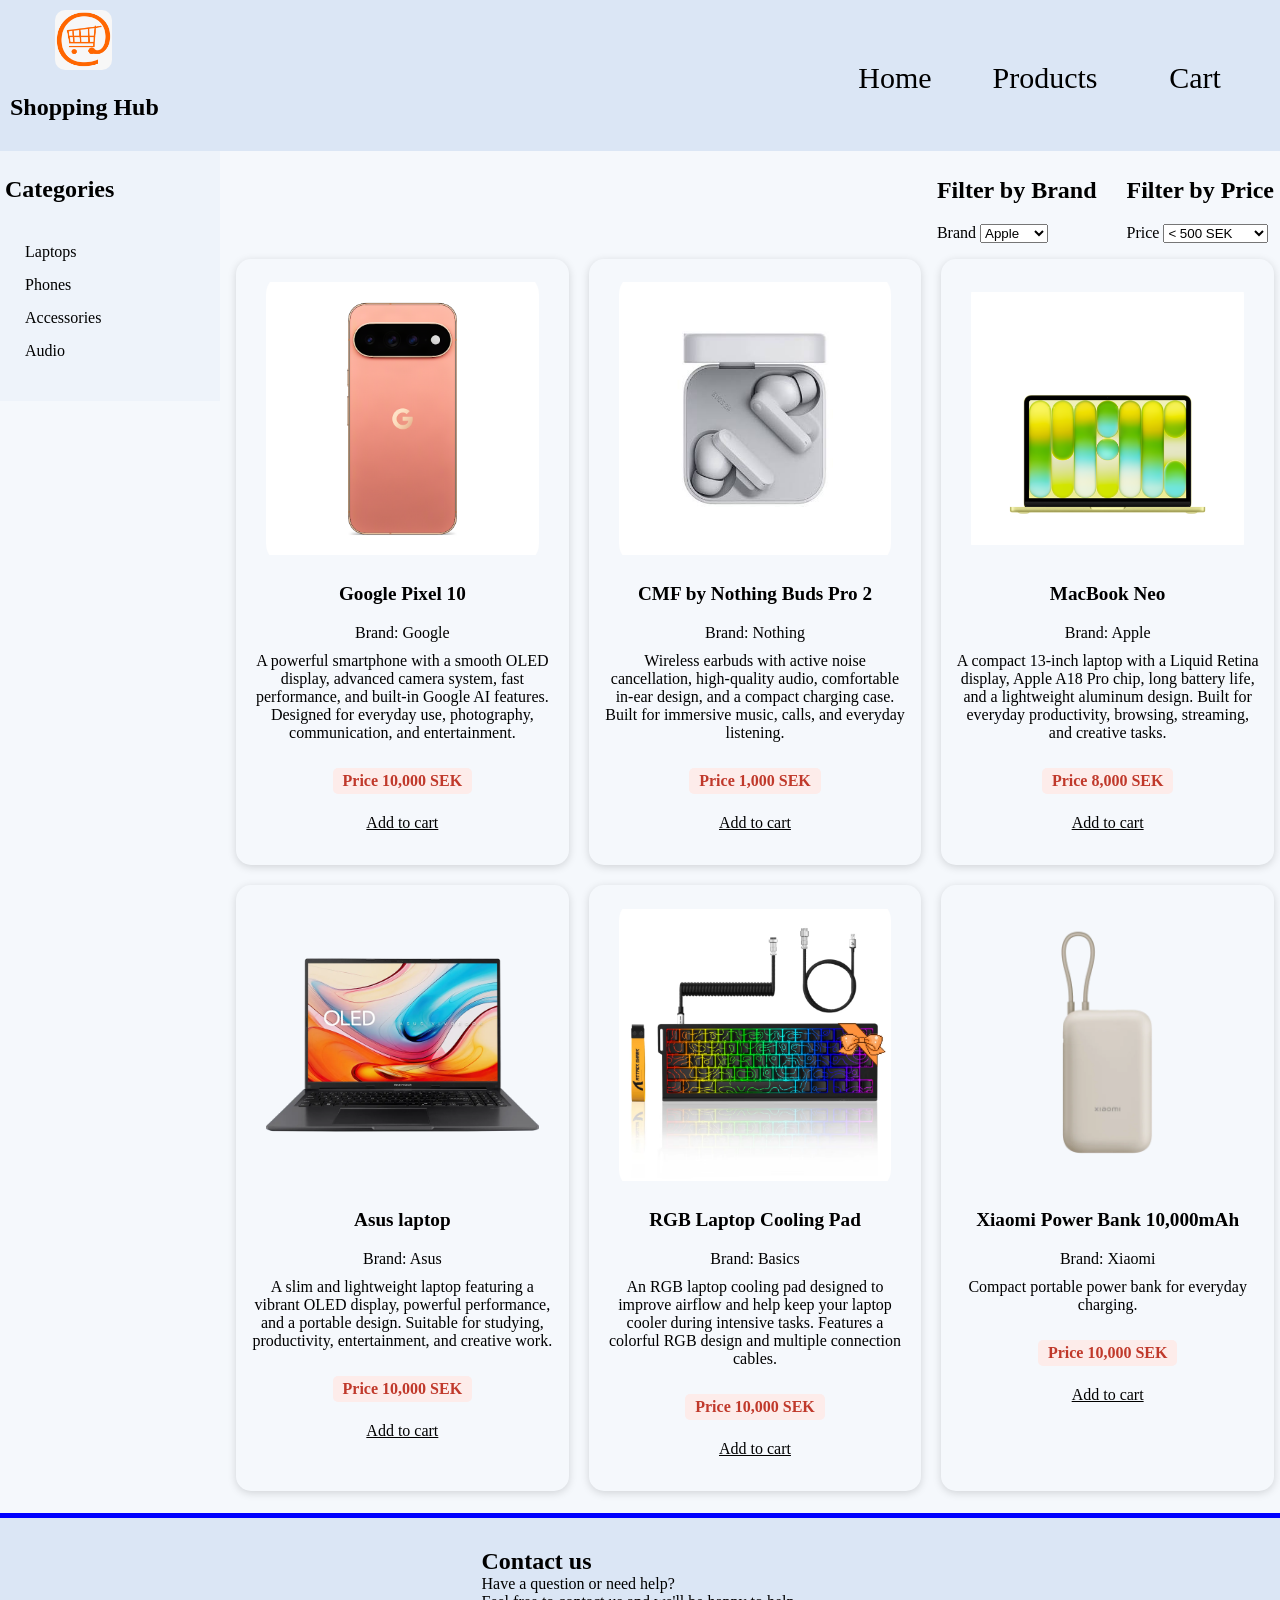
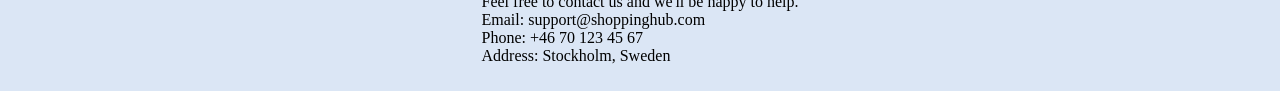
<file: index.html>
<!doctype html>
<html lang="en">
  <head>
    <meta charset="UTF-8" />
    <meta name="viewport" content="width=device-width, initial-scale=1.0" />
    <title>Shopping Hub</title>
    <meta name="author" content="Pranav Joshi" />
    <link rel="stylesheet" href="styles.css" />
  </head>
  <body>
    <header>
      <div class="nav-bar">
        <div class="logo">
          <article>
            <img src="images/logo.png" alt="logo" />
            <h1>Shopping Hub</h1>
          </article>
        </div>
        <div class="choices">
          <nav>
            <a href="index.html"><span>Home</span></a>
            <a href="#products"><span>Products</span></a>
            <a href="cart.html"><span>Cart</span></a>
          </nav>
        </div>
      </div>
    </header>
    <main>
      <div class="home-window">
        <section class="side-bar">
          <h2>Categories</h2>
          <ul class="categories-selection">
            <li>Laptops</li>
            <li>Phones</li>
            <li>Accessories</li>
            <li>Audio</li>
          </ul>
        </section>
        <div class="main-content">
          <!-- filter sections -->
          <div class="filter-section">
            <section class="filter-brand">
              <h2 class="filter">Filter by Brand</h2>
              <div class="filter-choice">
                <label for="brand">Brand</label>
                <select id="brand">
                  <option>Apple</option>
                  <option>Asus</option>
                  <option>Basics</option>
                  <option>Google</option>
                  <option>Nothing</option>
                  <option>Xiaomi</option>
                </select>
              </div>
            </section>
            <section class="filter-price">
              <h2 class="filter">Filter by Price</h2>
              <div class="filter-choice">
                <label for="price">Price</label>
                <select name="price" id="price">
                  <option value="500">&lt; 500 SEK</option>
                  <option value="5000">&lt; 5,000 SEK</option>
                  <option value="15000">&lt; 15,000 SEK</option>
                </select>
              </div>
            </section>
          </div>

          <!-- products section -->
          <section id="products">
            <ul class="products">
              <li>
                <article class="item">
                  <img
                    src="images/google pixel.jpeg"
                    alt="Google Pixel 10"
                    class="product-image"
                  />
                  <p class="product-name">Google Pixel 10</p>
                  <p class="product-brand">Brand: Google</p>
                  <p class="product-description">
                    A powerful smartphone with a smooth OLED display, advanced
                    camera system, fast performance, and built-in Google AI
                    features. Designed for everyday use, photography,
                    communication, and entertainment.
                  </p>
                  <p class="product-price">Price 10,000 SEK</p>
                  <a href="cart.html" class="add-to-cart">Add to cart</a>
                </article>
              </li>

              <li>
                <article class="item">
                  <img
                    src="images/images.jpg"
                    alt="CMF by Nothing Buds Pro 2"
                    class="product-image"
                  />
                  <p class="product-name">CMF by Nothing Buds Pro 2</p>
                  <p class="product-brand">Brand: Nothing</p>
                  <p class="product-description">
                    Wireless earbuds with active noise cancellation,
                    high-quality audio, comfortable in-ear design, and a compact
                    charging case. Built for immersive music, calls, and
                    everyday listening.
                  </p>
                  <p class="product-price">Price 1,000 SEK</p>
                  <a href="cart.html" class="add-to-cart">Add to cart</a>
                </article>
              </li>

              <li>
                <article class="item">
                  <img
                    src="images/mac neo.png"
                    alt="MacBook Neo"
                    class="product-image"
                  />
                  <p class="product-name">MacBook Neo</p>
                  <p class="product-brand">Brand: Apple</p>
                  <p class="product-description">
                    A compact 13-inch laptop with a Liquid Retina display, Apple
                    A18 Pro chip, long battery life, and a lightweight aluminum
                    design. Built for everyday productivity, browsing,
                    streaming, and creative tasks.
                  </p>
                  <p class="product-price">Price 8,000 SEK</p>
                  <a href="cart.html" class="add-to-cart">Add to cart</a>
                </article>
              </li>

              <li>
                <article class="item">
                  <img
                    src="images/asus-lap.jpeg"
                    alt="asus laptop display"
                    class="product-image"
                  />
                  <p class="product-name">Asus laptop</p>
                  <p class="product-brand">Brand: Asus</p>
                  <p class="product-description">
                    A slim and lightweight laptop featuring a vibrant OLED
                    display, powerful performance, and a portable design.
                    Suitable for studying, productivity, entertainment, and
                    creative work.
                  </p>
                  <p class="product-price">Price 10,000 SEK</p>
                  <a href="cart.html" class="add-to-cart">Add to cart</a>
                </article>
              </li>

              <li>
                <article class="item">
                  <img
                    src="images/keyboard.jpeg"
                    alt="RGB laptop cooling pad"
                    class="product-image"
                  />
                  <p class="product-name">RGB Laptop Cooling Pad</p>
                  <p class="product-brand">Brand: Basics</p>
                  <p class="product-description">
                    An RGB laptop cooling pad designed to improve airflow and
                    help keep your laptop cooler during intensive tasks.
                    Features a colorful RGB design and multiple connection
                    cables.
                  </p>
                  <p class="product-price">Price 10,000 SEK</p>
                  <a href="cart.html" class="add-to-cart">Add to cart</a>
                </article>
              </li>

              <li>
                <article class="item">
                  <img
                    src="images/power-bank.jpeg"
                    alt="Xiaomi 10,000mAh power bank"
                    class="product-image"
                  />
                  <p class="product-name">Xiaomi Power Bank 10,000mAh</p>
                  <p class="product-brand">Brand: Xiaomi</p>
                  <p class="product-description">
                    Compact portable power bank for everyday charging.
                  </p>
                  <p class="product-price">Price 10,000 SEK</p>
                  <a href="cart.html" class="add-to-cart">Add to cart</a>
                </article>
              </li>
            </ul>
          </section>
        </div>
      </div>
    </main>
    <footer class="footer">
      <article class="contact-us">
        <h2>Contact us</h2>
        <p>
          Have a question or need help?<br />
          Feel free to contact us and we'll be happy to help.<br />
          Email: support@shoppinghub.com <br />
          Phone: +46 70 123 45 67<br />
          Address: Stockholm, Sweden
        </p>
      </article>
    </footer>
  </body>
</html>
</file>
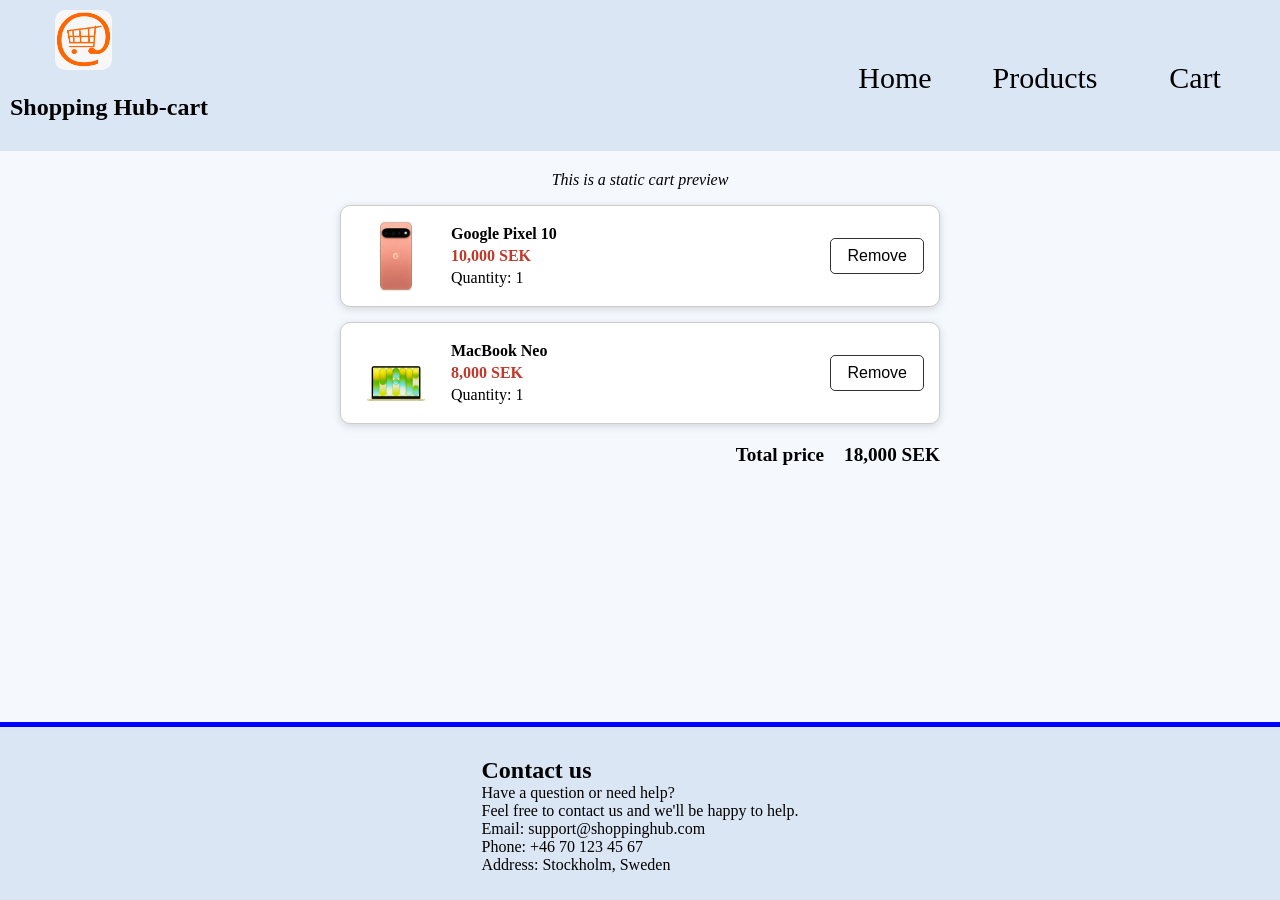
<file: cart.html>
<!doctype html>
<html lang="en">
  <head>
    <meta charset="UTF-8" />
    <meta name="viewport" content="width=device-width, initial-scale=1.0" />
    <title>Shopping Cart</title>
    <meta name="author" content="Pranav Joshi" />
    <link rel="stylesheet" href="styles.css" />
  </head>
  <body>
    <header>
      <div class="nav-bar">
        <div class="logo">
          <article>
            <img src="images/logo.png" alt="logo" />
            <h1>Shopping Hub-cart</h1>
          </article>
        </div>
        <div class="choices">
          <nav>
            <a href="index.html"><span>Home</span></a>
            <a href="index.html#products"><span>Products</span></a>
            <a href="cart.html"><span>Cart</span></a>
          </nav>
        </div>
      </div>
    </header>
    <main>
      <div class="home-window cart-page">
        <div class="main-content-cart">
          <p class="cart-note">This is a static cart preview</p>
          <section>
            <div class="cart-product-section">
              <article class="cart-row">
                <section class="cart-product">
                  <img
                    src="images/google pixel.jpeg"
                    alt="Google Pixel 10"
                    class="cart-product-image"
                  />
                  <div class="cart-product-detail">
                    <p class="cart-product-name">Google Pixel 10</p>
                    <p class="cart-product-price">10,000 SEK</p>
                    <p class="cart-product-quantity">Quantity: 1</p>
                  </div>
                </section>
                <section class="cart-remove-button">
                  <button>Remove</button>
                </section>
              </article>
              <article class="cart-row">
                <section class="cart-product">
                  <img
                    src="images/mac neo.png"
                    alt="MacBook Neo"
                    class="cart-product-image"
                  />
                  <div class="cart-product-detail">
                    <p class="cart-product-name">MacBook Neo</p>
                    <p class="cart-product-price">8,000 SEK</p>
                    <p class="cart-product-quantity">Quantity: 1</p>
                  </div>
                </section>
                <section class="cart-remove-button">
                  <button>Remove</button>
                </section>
              </article>
            </div>
          </section>
          <section class="total-price-section">
            <div class="total-price">
              <p>Total price</p>
              <p>18,000 SEK</p>
            </div>
          </section>
        </div>
      </div>
    </main>
    <footer class="footer">
      <article class="contact-us">
        <h2>Contact us</h2>
        <p>
          Have a question or need help?<br />
          Feel free to contact us and we'll be happy to help.<br />
          Email: support@shoppinghub.com <br />
          Phone: +46 70 123 45 67<br />
          Address: Stockholm, Sweden
        </p>
      </article>
    </footer>
  </body>
</html>
</file>
<file: styles.css>
/* =========================
   BODY / MAIN STRUCTURE
========================= */

/* GRID #1: splits the whole page into header / main / footer */
body {
  margin: 0;
  min-height: 100vh;
  display: grid;
  grid-template-rows: auto 1fr auto; /* header = its height, main = leftover space, footer = its height */
  background-color: #f5f8fc;
}

/* GRID #2: splits the main area into sidebar + content */
.home-window {
  display: grid;
  grid-template-columns: 220px 1fr; /* fixed sidebar, content takes the rest */
  align-items: start;
}

/* =========================
   NAV BAR
========================= */

header {
  background-color: #dbe6f5;
}

.nav-bar {
  display: flex;
  justify-content: space-between;
  align-items: center;
  padding: 10px;
}

.nav-bar span {
  display: inline-block;
  transition: transform 0.3s;
}

nav a {
  text-decoration: none;
}

/* =========================
   SIDE BAR
========================= */

.side-bar {
  display: flex;
  flex-direction: column;
  padding: 5px;
  background-color: #eef3fa;
}
.categories-selection {
  display: flex;
  flex-direction: column;
  gap: 15px;
  padding: 20px;
  margin-top: 0px;
  list-style: none;
}
.categories-selection li {
  padding: 0px;
  transition: 0.3s;
}

/* =========================
   LOGO
========================= */

.logo img {
  height: 60px;
  border-radius: 10px;
  transition: 0.3s;
  margin-left: 45px;
}

.logo {
  display: flex;
  flex-direction: column;
  width: auto;
}

/* =========================
   MAIN CONTENT
========================= */

.main-content {
  min-width: 0;
  padding: 6px;
}

/* GRID #3: brand and price filter sections side by side */
.filter-section {
  display: grid;
  grid-template-columns: repeat(2, max-content);
  gap: 30px;
  justify-content: end;
}

/* =========================
   PRODUCTS
========================= */

/* GRID #4: 3 products per row */
.products {
  display: grid;
  grid-template-columns: repeat(3, minmax(0, 1fr));
  margin-left: 10px;
  padding: 0;
  gap: 20px;
  list-style: none;
  align-items: stretch;
}

.product-image {
  border-radius: 20px;
  transition: 0.3s;
  object-fit: contain;
  width: 90%;
  max-width: 290px;
  height: 290px;
}
.product-name {
  font-weight: bold;
  font-size: larger;
  text-align: center;
  width: 290px;
}
.product-brand,
.product-description {
  margin: 0 0 10px;
  text-align: center;
}
.product-price {
  color: #c0392b;
  font-weight: bold;
  background-color: #fdecea;
  padding: 4px 10px;
  border-radius: 5px;
}
.item {
  display: flex;
  flex-direction: column;
  align-items: center;
  padding: 15px;
  border-radius: 15px;
  box-shadow: 0 2px 8px rgba(0, 0, 0, 0.15);
  height: 100%;
  box-sizing: border-box;
}

/* =========================
   CHOICES / NAV BUTTONS
========================= */

.choices nav {
  display: flex;
}

.choices a {
  padding: 15px 30px;
  font-size: 30px;
  width: 150px;
  height: 60px;
  display: flex;
  justify-content: center;
  align-items: center;
  color: black;
  margin-top: 5px;
  box-sizing: border-box;
}

/* =========================
   ADD TO CART
========================= */

.add-to-cart {
  display: flex;
  justify-content: center;
  align-items: center;
  color: black;
  text-decoration: underline;
  margin-bottom: 15px;
  transition: 0.3s;
  width: 100px;
  height: 25px;
}

/* =========================
   ANIMATIONS
========================= */

.choices a:hover {
  background-color: black;
  color: white;
  border-radius: 10px;
  box-shadow: 0 5px 10px rgba(0, 0, 0, 0.5);
}

.choices a:hover span {
  transform: scale(1.2);
  text-decoration: underline;
}

.product-image:hover {
  transform: scale(1.1);
}

.add-to-cart:hover {
  transform: scale(1.3);
  background-color: #dbe6f5;
  border-radius: 5px;
}
.categories-selection li:hover {
  transform: scale(1.3);
  text-decoration: underline;
}

/* =========================
   CART PAGE
========================= */

/* .home-window is a 2-column grid; the cart has no sidebar, so use 1 column */
.cart-page {
  grid-template-columns: 1fr;
  justify-items: center;
  padding: 20px 10px;
}

.main-content-cart {
  width: 100%;
  max-width: 600px;
}

.cart-note {
  text-align: center;
  font-style: italic;
  margin-top: 0;
}

.cart-product-section {
  display: flex;
  flex-direction: column;
  gap: 15px;
}

/* GRID: each cart row has 2 columns (product info | remove button) */
.cart-row {
  display: grid;
  grid-template-columns: 1fr auto;
  align-items: center;
  gap: 15px;
  padding: 10px 15px;
  border: 1px solid #ccc;
  border-radius: 10px;
  box-shadow: 0 2px 8px rgba(0, 0, 0, 0.15);
  background-color: white;
}

.cart-product {
  display: flex;
  align-items: center;
  gap: 15px;
}

.cart-product-image {
  width: 80px;
  height: 80px;
  object-fit: contain;
  border-radius: 10px;
}

.cart-product-detail p {
  margin: 4px 0;
}

.cart-product-name {
  font-weight: bold;
}

.cart-product-price {
  color: #c0392b;
  font-weight: bold;
}

.cart-remove-button button {
  padding: 8px 16px;
  font-size: 1rem;
  background: transparent;
  border: 1px solid #333;
  border-radius: 5px;
  cursor: pointer;
  transition: 0.3s;
}

.cart-remove-button button:hover {
  background-color: #c0392b;
  border-color: #c0392b;
  color: white;
}

/* total: right aligned and bold */
.total-price {
  display: flex;
  justify-content: flex-end;
  gap: 20px;
  margin-top: 20px;
  font-weight: bold;
  font-size: larger;
}

.total-price p {
  margin: 0;
}

/* =========================
   FOOTER
========================= */

.footer {
  display: flex;
  border-top: solid 5px blue;
  padding: 10px;
  justify-content: center;
  gap: 60px;
  background-color: #dbe6f5;
}
.contact-us h2 {
  margin-bottom: 0px;
}

.contact-us p {
  margin-top: 0px;
  
}

/* =========================
   SMALLER SCREENS
========================= */

@media (max-width: 1024px) {
  .logo {
    align-items: center;
  }
  .logo img {
    margin-left: 70px;
  }
  .nav-bar {
    display: flex;
    flex-direction: column;
  }
  .choices nav {
    gap: 10px;
    justify-content: center;
  }
  .choices a {
    width: 100px;
    font-size: 20px;
  }

  /* one column: sidebar stacks on top of the content */
  .home-window {
    grid-template-columns: 1fr;
    justify-items: center;
  }

  .side-bar {
    align-items: center;
  }

  .main-content {
    padding: 0px;
    width: 100%;
  }

  .categories-selection {
    margin-top: 0px;
    flex-direction: row;
    justify-content: center;
  }

  .filter-section {
    grid-template-columns: repeat(2, 1fr);
    justify-content: stretch;
    text-align: center;
  }

  .products {
    grid-template-columns: repeat(1, 1fr);
    padding: 0px;
    margin: 20px;
    margin-top: 10px;
  }

  .product-image {
    height: 100px;
    width: 100px;
  }

  .product-image:hover {
    transform: scale(1.2);
  }

  .add-to-cart {
    margin-bottom: 10px;
    width: 80px;
  }

  .add-to-cart:hover {
    transform: scale(1.2);
  }
}
</file>
